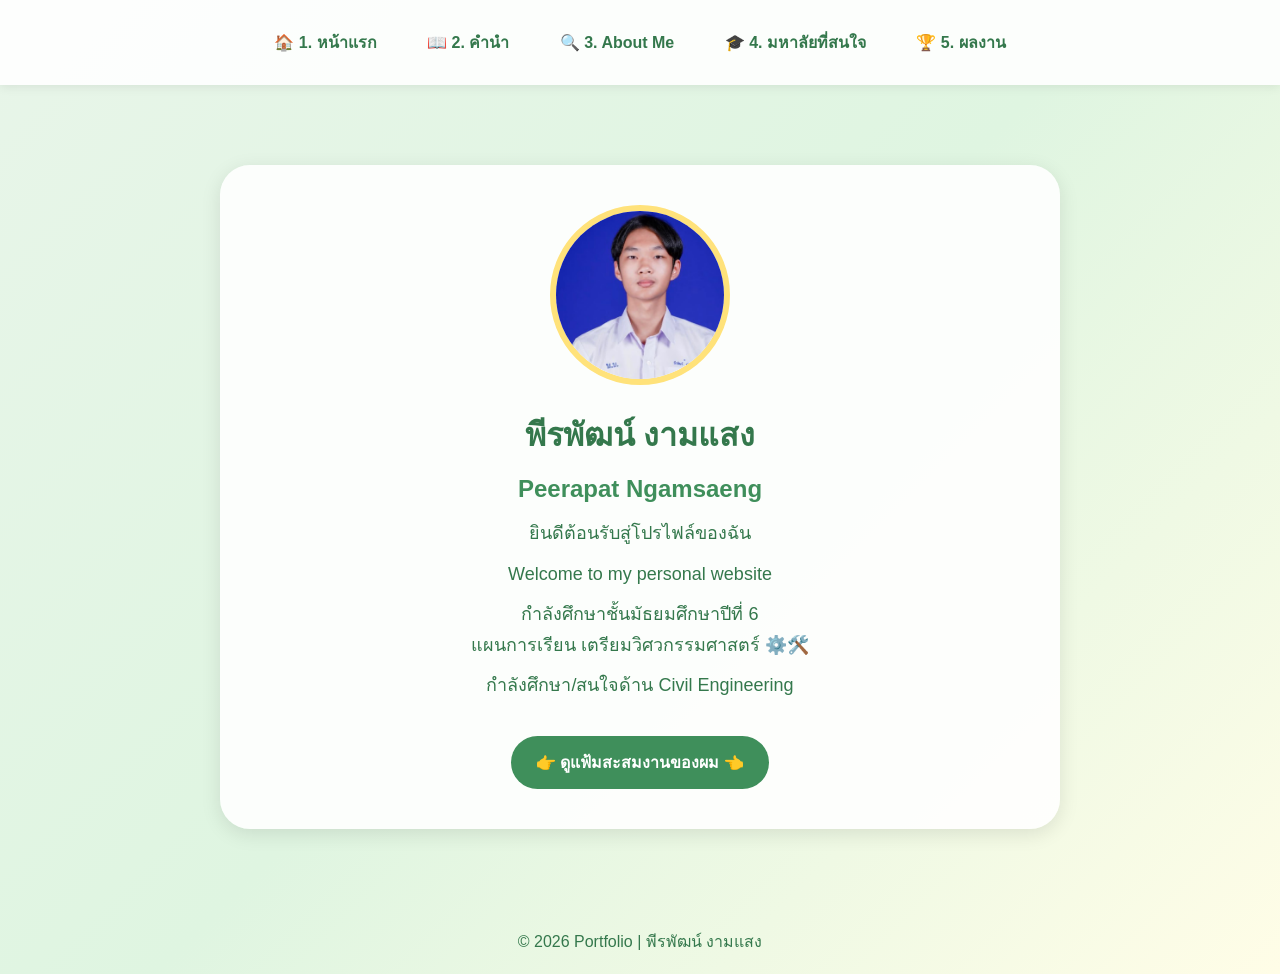
<file: index.html>
<!DOCTYPE html>
<html lang="th">

<head>
    <meta charset="UTF-8">
    <meta name="viewport" content="width=device-width, initial-scale=1.0">

    <title>หน้าแรก</title>

    <style>
        * {
            box-sizing: border-box;
            margin: 0;
            padding: 0;
        }

        body {
            font-family: Arial, sans-serif;
            background: linear-gradient(135deg, #e8f5e9, #dff5e1, #fffde7);
            color: #34784c;
            min-height: 100vh;
        }

        /* เมนู */
        nav {
            background: rgba(255, 255, 255, 0.9);
            padding: 15px;
            text-align: center;
            box-shadow: 0 2px 10px rgba(0, 0, 0, 0.08);
        }

        nav a {
            display: inline-block;
            margin: 5px 8px;
            padding: 10px 15px;
            text-decoration: none;
            color: #34784c;
            font-weight: bold;
            border-radius: 20px;
            transition: 0.3s;
        }

        nav a:hover {
            background: #63c7df;
            color: white;
        }

        /* กล่องหลัก */
        .container {
            max-width: 900px;
            margin: 50px auto;
            padding: 30px;
            text-align: center;
        }

        .card {
            background: rgba(255, 255, 255, 0.9);
            padding: 40px 25px;
            border-radius: 30px;
            box-shadow: 0 5px 20px rgba(0, 0, 0, 0.1);
        }

        /* รูปโปรไฟล์ */
        .profile-img {
            width: 180px;
            height: 180px;
            object-fit: cover;
            border-radius: 50%;
            border: 6px solid #ffe27a;
            margin-bottom: 20px;
        }

        h1 {
            font-size: 32px;
            margin-bottom: 15px;
        }

        h2 {
            margin-bottom: 15px;
            color: #3f8f5b;
        }

        p {
            font-size: 18px;
            margin: 10px 0;
            line-height: 1.7;
        }

        /* ปุ่ม */
        .portfolio-btn {
            display: inline-block;
            margin-top: 25px;
            padding: 14px 25px;
            background: #3f8f5b;
            color: white;
            text-decoration: none;
            border-radius: 30px;
            font-weight: bold;
            transition: 0.3s;
        }

        .portfolio-btn:hover {
            background: #63c7df;
            transform: scale(1.05);
        }

        /* Footer */
        footer {
            text-align: center;
            padding: 20px;
            margin-top: 30px;
            color: #34784c;
        }

        @media (max-width: 600px) {
            nav a {
                display: block;
                margin: 5px auto;
                max-width: 250px;
            }

            .container {
                margin: 25px auto;
                padding: 15px;
            }

            h1 {
                font-size: 26px;
            }
        }
    </style>
</head>

<body>

    <!-- เมนู -->
    <nav>
        <a href="index.html">🏠 1. หน้าแรก</a>
        <a href="introduction.html">📖 2. คำนำ</a>
        <a href="about.html">🔍 3. About Me</a>
        <a href="university.html">🎓 4. มหาลัยที่สนใจ</a>
        <a href="portfolio.html">🏆 5. ผลงาน</a>
    </nav>

    <!-- เนื้อหาหน้าแรก -->
    <div class="container">

        <div class="card">

            <img
                src="5A8A4474-1299-42CB-8CC7-217448973047.jpeg"
                alt="รูปโปรไฟล์"
                class="profile-img"
            >

            <h1>พีรพัฒน์ งามแสง</h1>

            <h2>Peerapat Ngamsaeng</h2>

            <p>
                ยินดีต้อนรับสู่โปรไฟล์ของฉัน
            </p>

            <p>
                Welcome to my personal website
            </p>

            <p>
                กำลังศึกษาชั้นมัธยมศึกษาปีที่ 6
                <br>
                แผนการเรียน เตรียมวิศวกรรมศาสตร์ ⚙️🛠️
            </p>

            <p>
                กำลังศึกษา/สนใจด้าน Civil Engineering
            </p>

            <!-- สำคัญ: ต้องไปคำนำก่อน -->
            <a
                href="introduction.html"
                class="portfolio-btn"
            >
                👉 ดูแฟ้มสะสมงานของผม 👈
            </a>

        </div>

    </div>

    <footer>
        © 2026 Portfolio | พีรพัฒน์ งามแสง
    </footer>

</body>

</html>
</file>
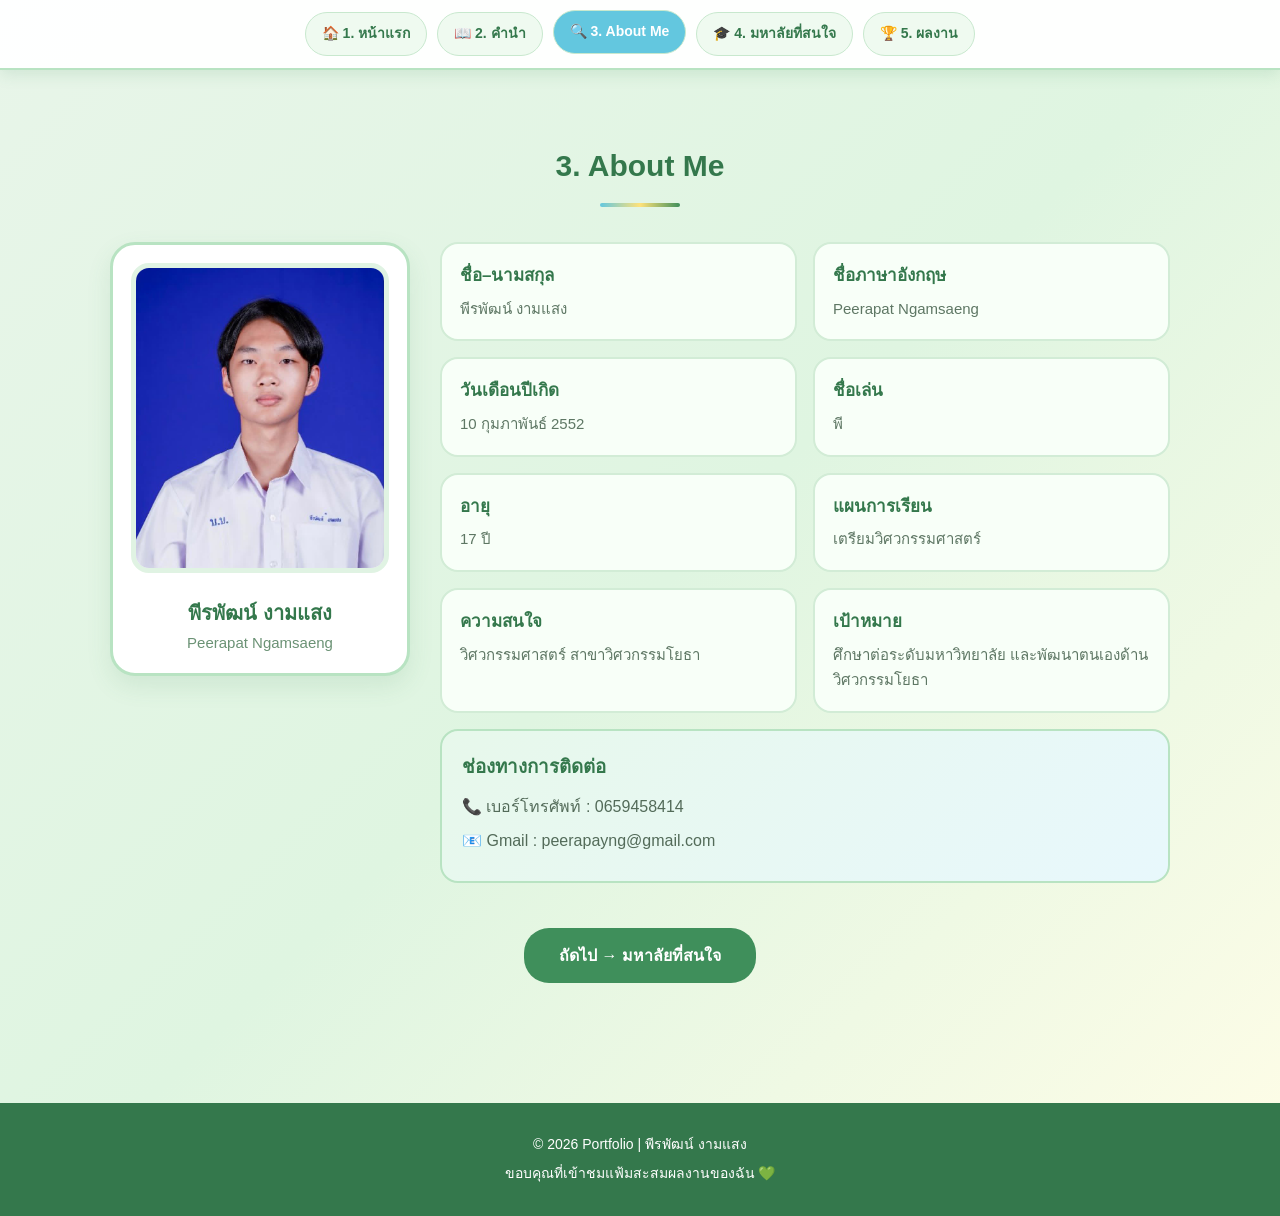
<file: about.html>
<!DOCTYPE html>
<html lang="th">

<head>

    <meta charset="UTF-8">

    <meta name="viewport"
          content="width=device-width, initial-scale=1.0">

    <title>About Me</title>

    <link rel="stylesheet" href="style.css">

</head>


<body>


<!-- =====================================================
     NAVBAR
===================================================== -->

<nav class="navbar">

    <div class="nav-container">

        <a href="index.html">
            🏠 1. หน้าแรก
        </a>

        <a href="introduction.html">
            📖 2. คำนำ
        </a>

        <a href="about.html" class="active">
            🔍 3. About Me
        </a>

        <a href="university.html">
            🎓 4. มหาลัยที่สนใจ
        </a>

        <a href="projects.html">
            🏆 5. ผลงาน
        </a>

    </div>

</nav>



<!-- =====================================================
     ABOUT ME
===================================================== -->

<section>


    <h2 class="section-title">

        3. About Me

        <span></span>

    </h2>


    <div class="about-layout">


        <!-- รูปโปรไฟล์ -->

        <div class="about-photo">


            <img
                src="5A8A4474-1299-42CB-8CC7-217448973047.jpeg"
                alt="รูปภาพ About Me"
            >


            <h3>

                พีรพัฒน์ งามแสง

            </h3>


            <p>

                Peerapat Ngamsaeng

            </p>


        </div>



        <!-- ข้อมูลส่วนตัว -->

        <div class="about-info">


            <div class="info-box">

                <h3>
                    ชื่อ–นามสกุล
                </h3>

                <p>
                    พีรพัฒน์ งามแสง
                </p>

            </div>



            <div class="info-box">

                <h3>
                    ชื่อภาษาอังกฤษ
                </h3>

                <p>
                    Peerapat Ngamsaeng
                </p>

            </div>



            <div class="info-box">

                <h3>
                    วันเดือนปีเกิด
                </h3>

                <p>
                    10 กุมภาพันธ์ 2552
                </p>

            </div>



            <div class="info-box">

                <h3>
                    ชื่อเล่น
                </h3>

                <p>
                    พี
                </p>

            </div>



            <div class="info-box">

                <h3>
                    อายุ
                </h3>

                <p>
                    17 ปี
                </p>

            </div>



            <div class="info-box">

                <h3>
                    แผนการเรียน
                </h3>

                <p>
                    เตรียมวิศวกรรมศาสตร์
                </p>

            </div>



            <div class="info-box">

                <h3>
                    ความสนใจ
                </h3>

                <p>
                    วิศวกรรมศาสตร์
                    สาขาวิศวกรรมโยธา
                </p>

            </div>



            <div class="info-box">

                <h3>
                    เป้าหมาย
                </h3>

                <p>
                    ศึกษาต่อระดับมหาวิทยาลัย
                    และพัฒนาตนเองด้านวิศวกรรมโยธา
                </p>

            </div>



            <!-- ช่องทางติดต่อ -->

            <div class="contact-box">

                <h3>
                    ช่องทางการติดต่อ
                </h3>


                <p>
                    📞 เบอร์โทรศัพท์ :
                    0659458414
                </p>


                <p>
                    📧 Gmail :
                    peerapayng@gmail.com
                </p>

            </div>


        </div>

    </div>



    <!-- ปุ่มถัดไป -->

    <div class="next-area">

        <a
            href="university.html"
            class="next-button"
        >

            ถัดไป → มหาลัยที่สนใจ

        </a>

    </div>


</section>



<!-- =====================================================
     FOOTER
===================================================== -->

<footer>

    <p>

        © 2026 Portfolio |
        พีรพัฒน์ งามแสง

    </p>


    <p>

        ขอบคุณที่เข้าชมแฟ้มสะสมผลงานของฉัน 💚

    </p>

</footer>


</body>

</html>
</file>
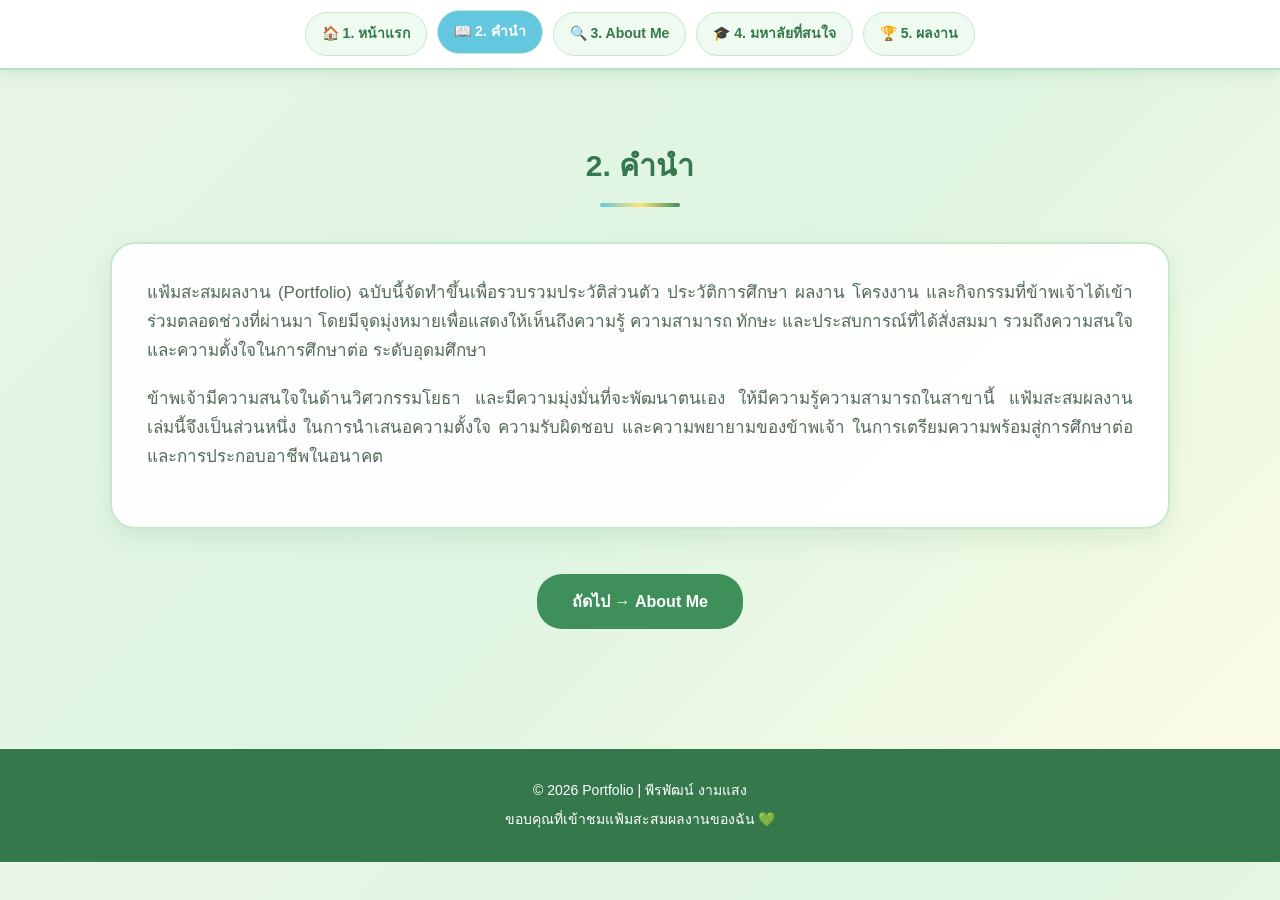
<file: introduction.html>
<!DOCTYPE html>
<html lang="th">

<head>

    <meta charset="UTF-8">

    <meta name="viewport"
          content="width=device-width, initial-scale=1.0">

    <title>คำนำ</title>

    <!-- เชื่อม CSS -->
    <link rel="stylesheet" href="style.css">

</head>


<body>


<!-- =====================================================
     NAVBAR
===================================================== -->

<nav class="navbar">

    <div class="nav-container">


        <a href="index.html">

            🏠 1. หน้าแรก

        </a>


        <a href="introduction.html"
           class="active">

            📖 2. คำนำ

        </a>


        <a href="about.html">

            🔍 3. About Me

        </a>


        <a href="university.html">

            🎓 4. มหาลัยที่สนใจ

        </a>


        <a href="projects.html">

            🏆 5. ผลงาน

        </a>


    </div>

</nav>



<!-- =====================================================
     PAGE : คำนำ
===================================================== -->

<section>


    <h2 class="section-title">

        2. คำนำ

        <span></span>

    </h2>



    <div class="content-card">


        <p>

            แฟ้มสะสมผลงาน (Portfolio)
            ฉบับนี้จัดทำขึ้นเพื่อรวบรวมประวัติส่วนตัว
            ประวัติการศึกษา ผลงาน โครงงาน
            และกิจกรรมที่ข้าพเจ้าได้เข้าร่วมตลอดช่วงที่ผ่านมา
            โดยมีจุดมุ่งหมายเพื่อแสดงให้เห็นถึงความรู้
            ความสามารถ ทักษะ และประสบการณ์ที่ได้สั่งสมมา
            รวมถึงความสนใจและความตั้งใจในการศึกษาต่อ
            ระดับอุดมศึกษา

        </p>


        <p>

            ข้าพเจ้ามีความสนใจในด้านวิศวกรรมโยธา
            และมีความมุ่งมั่นที่จะพัฒนาตนเอง
            ให้มีความรู้ความสามารถในสาขานี้
            แฟ้มสะสมผลงานเล่มนี้จึงเป็นส่วนหนึ่ง
            ในการนำเสนอความตั้งใจ ความรับผิดชอบ
            และความพยายามของข้าพเจ้า
            ในการเตรียมความพร้อมสู่การศึกษาต่อ
            และการประกอบอาชีพในอนาคต

        </p>


    </div>



<!-- =====================================================
     NEXT BUTTON
===================================================== -->

    <div class="next-area">


        <a
            href="about.html"
            class="next-button"
        >

            ถัดไป → About Me

        </a>


    </div>


</section>



<!-- =====================================================
     FOOTER
===================================================== -->

<footer>


    <p>

        © 2026 Portfolio |
        พีรพัฒน์ งามแสง

    </p>


    <p>

        ขอบคุณที่เข้าชมแฟ้มสะสมผลงานของฉัน 💚

    </p>


</footer>


</body>

</html>
</file>
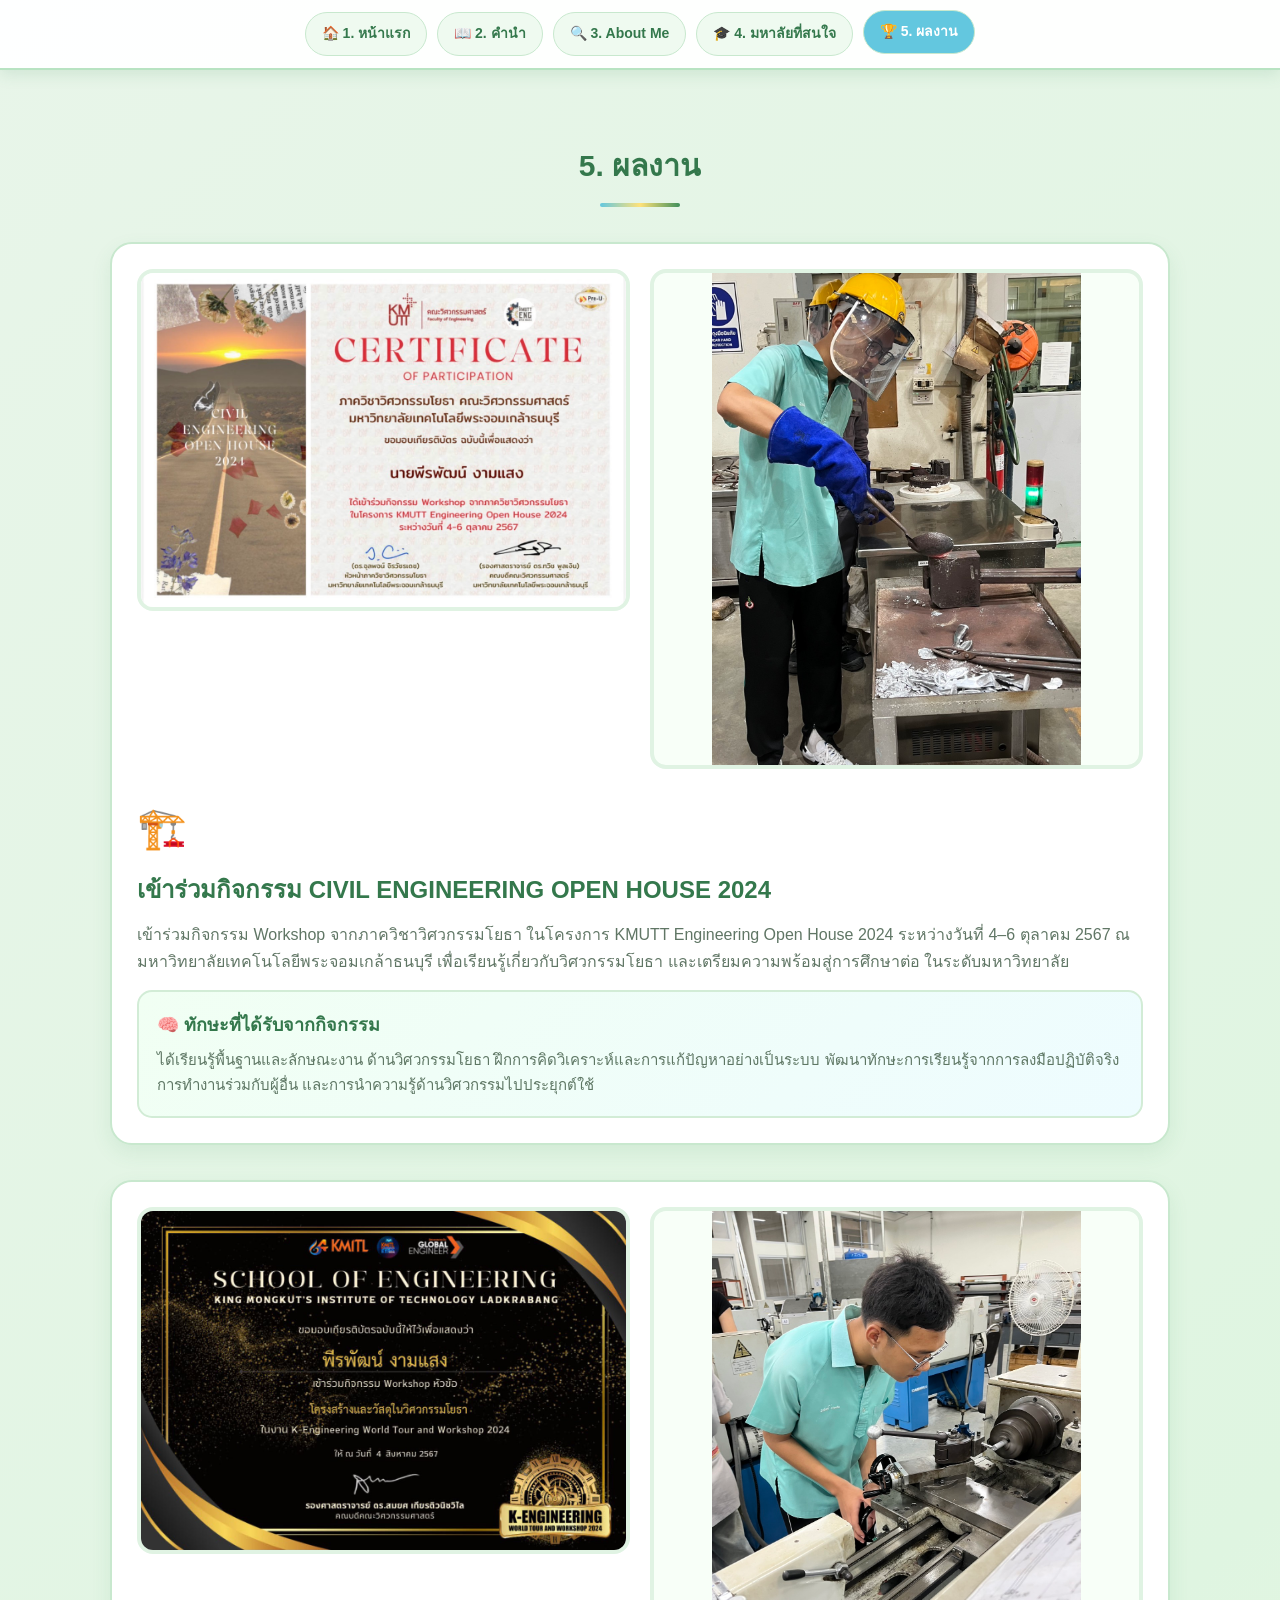
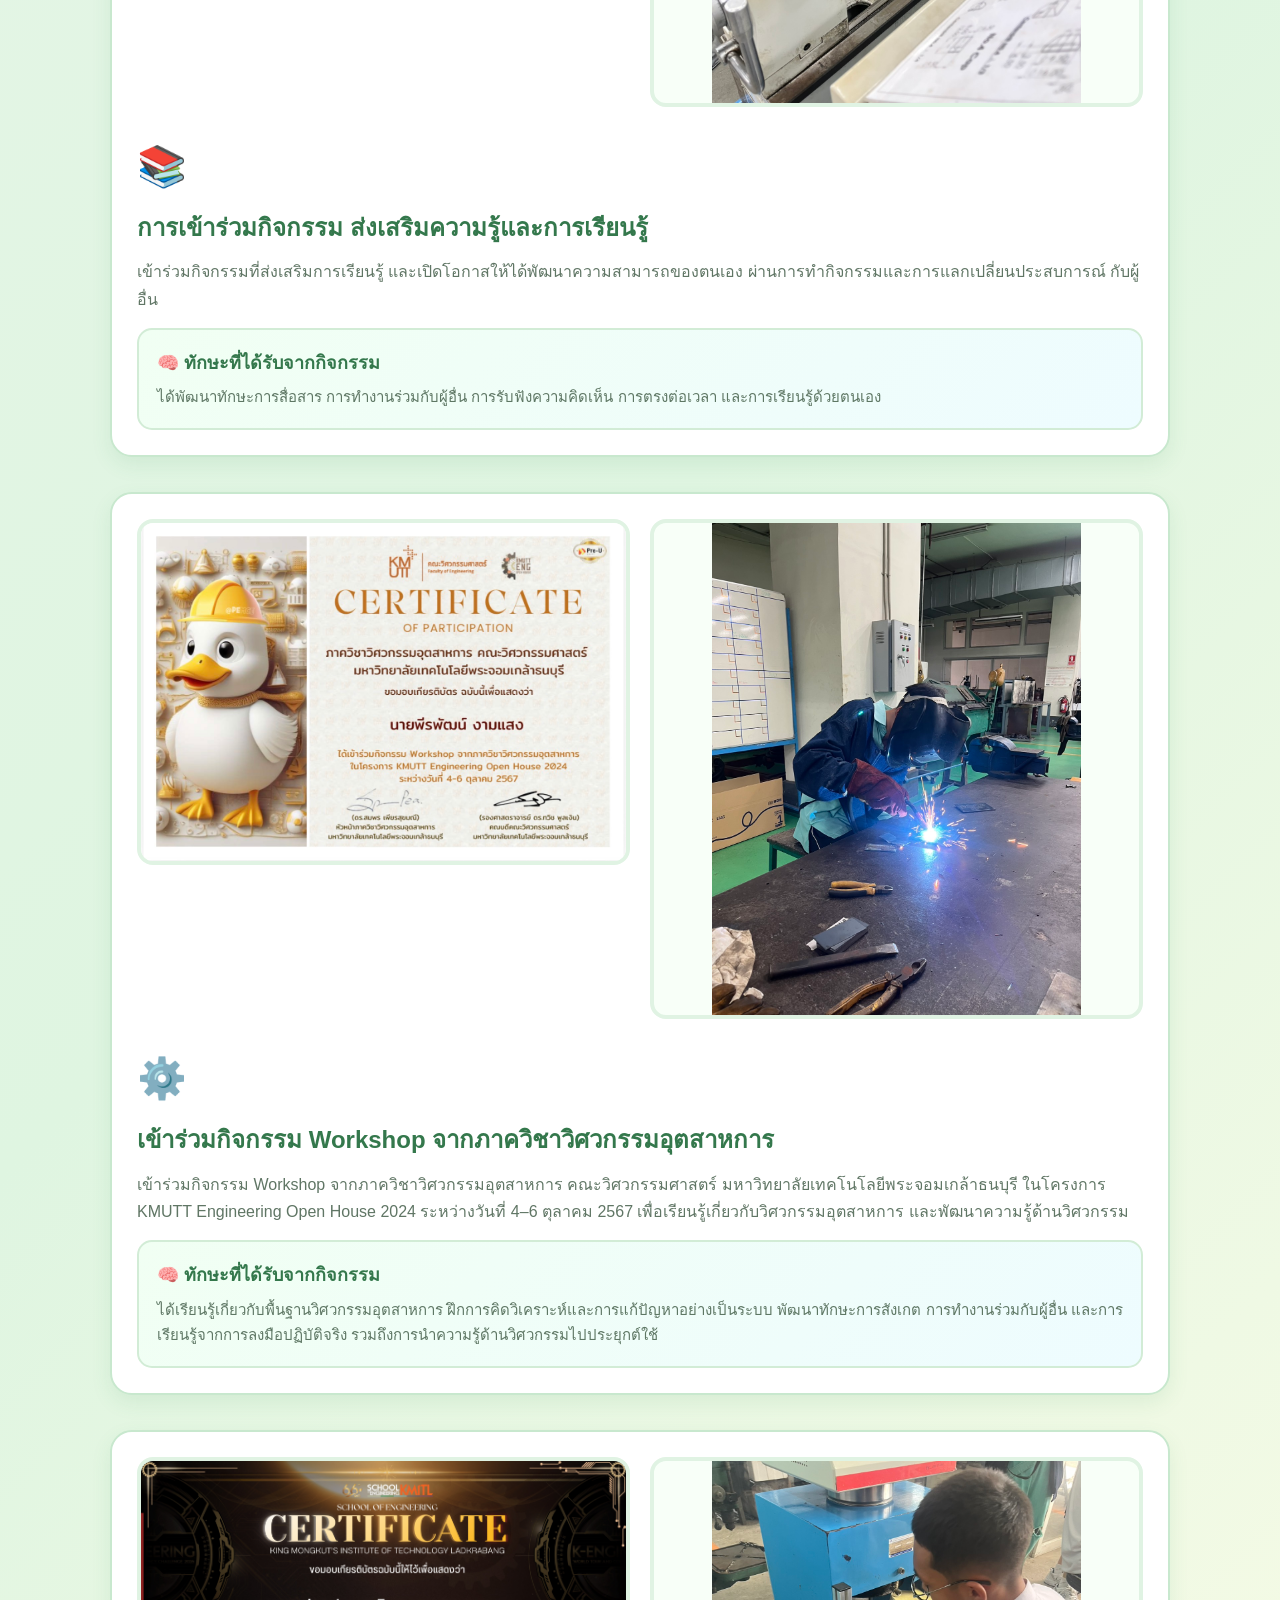
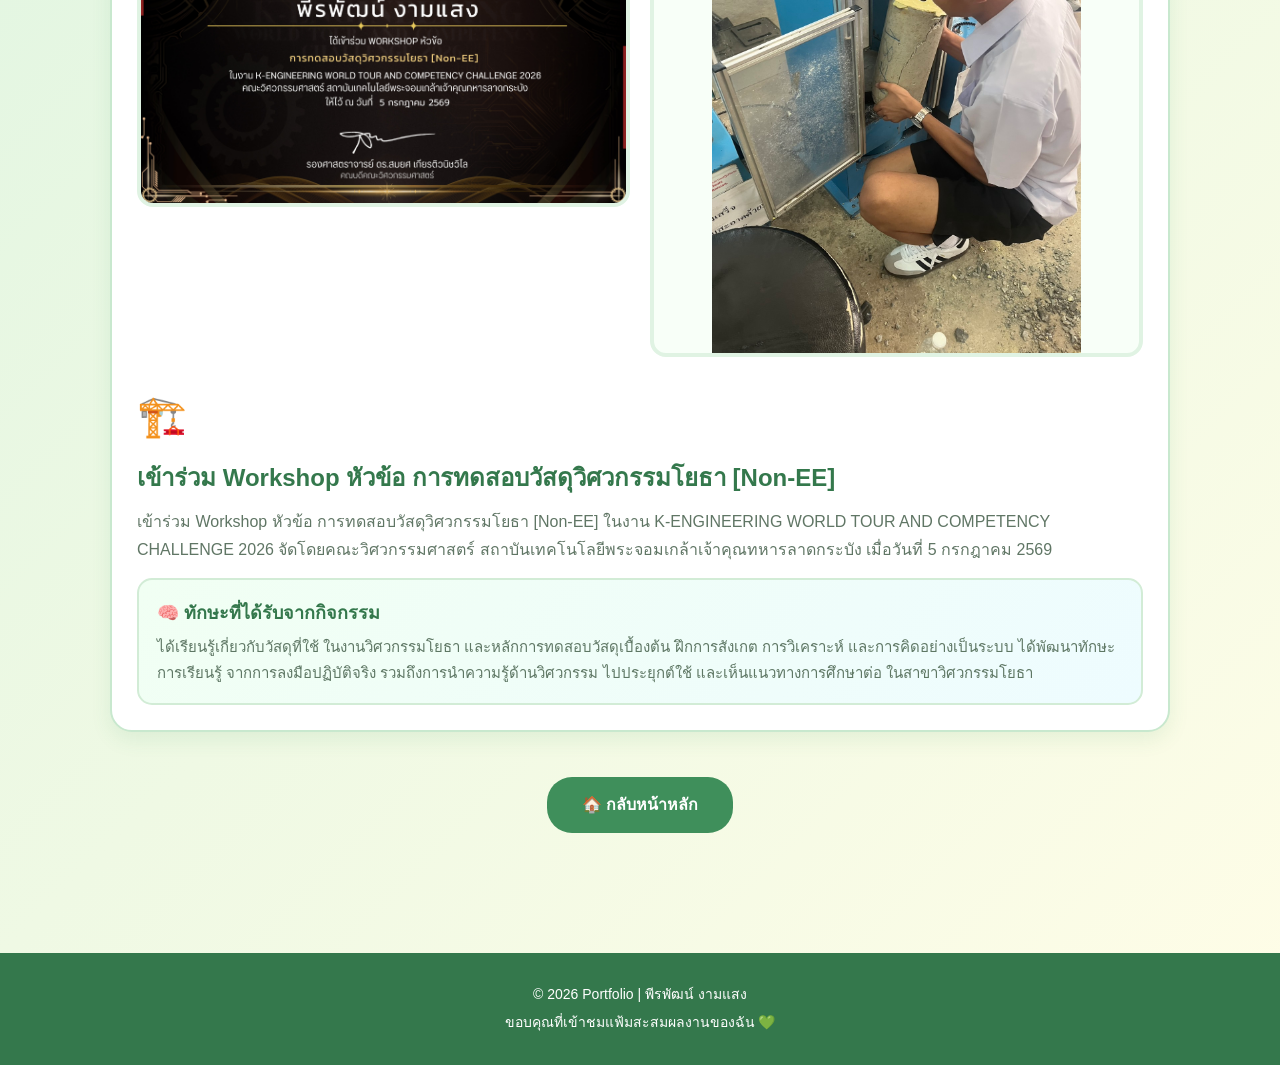
<file: portfolio.html>
<!DOCTYPE html>
<html lang="th">

<head>

<meta charset="UTF-8">

<meta name="viewport"
      content="width=device-width, initial-scale=1.0">

<title>ผลงาน</title>

<link rel="stylesheet" href="style.css">

</head>

<body>


<!-- ==============================
     NAVBAR
============================== -->

<nav class="navbar">

    <div class="nav-container">

        <a href="index.html">
            🏠 1. หน้าแรก
        </a>

        <a href="introduction.html">
            📖 2. คำนำ
        </a>

        <a href="about.html">
            🔍 3. About Me
        </a>

        <a href="university.html">
            🎓 4. มหาลัยที่สนใจ
        </a>

        <a href="portfolio.html" class="active">
            🏆 5. ผลงาน
        </a>

    </div>

</nav>


<!-- ==============================
     PORTFOLIO
============================== -->

<section>

    <h2 class="section-title">

        5. ผลงาน

        <span></span>

    </h2>


    <div class="project-grid">


        <!-- ==========================
             ผลงานที่ 1
        =========================== -->

        <div class="project-card">

            <div class="project-images">

                <img
                    src="IMG_6589.jpeg"
                    alt="เกียรติบัตร CIVIL ENGINEERING OPEN HOUSE 2024"
                >

                <img
                    src="IMG_6595.jpeg"
                    alt="รูปกิจกรรม CIVIL ENGINEERING OPEN HOUSE 2024"
                >

            </div>


            <div class="project-icon">
                🏗️
            </div>


            <h3>

                เข้าร่วมกิจกรรม
                CIVIL ENGINEERING OPEN HOUSE 2024

            </h3>


            <p>

                เข้าร่วมกิจกรรม Workshop
                จากภาควิชาวิศวกรรมโยธา
                ในโครงการ KMUTT Engineering Open House 2024
                ระหว่างวันที่ 4–6 ตุลาคม 2567
                ณ มหาวิทยาลัยเทคโนโลยีพระจอมเกล้าธนบุรี
                เพื่อเรียนรู้เกี่ยวกับวิศวกรรมโยธา
                และเตรียมความพร้อมสู่การศึกษาต่อ
                ในระดับมหาวิทยาลัย

            </p>


            <div class="skill-box">

                <h4>
                    🧠 ทักษะที่ได้รับจากกิจกรรม
                </h4>

                <p>

                    ได้เรียนรู้พื้นฐานและลักษณะงาน
                    ด้านวิศวกรรมโยธา
                    ฝึกการคิดวิเคราะห์และการแก้ปัญหาอย่างเป็นระบบ
                    พัฒนาทักษะการเรียนรู้จากการลงมือปฏิบัติจริง
                    การทำงานร่วมกับผู้อื่น
                    และการนำความรู้ด้านวิศวกรรมไปประยุกต์ใช้

                </p>

            </div>

        </div>


        <!-- ==========================
             ผลงานที่ 2
        =========================== -->

        <div class="project-card">

            <div class="project-images">

                <img
                    src="0A05BD70-2F44-458F-B931-57DEA740F482.jpeg"
                    alt="เกียรติบัตรกิจกรรมที่ 2"
                >

                <img
                    src="IMG_6596.jpeg"
                    alt="รูปกิจกรรมที่ 2"
                >

            </div>


            <div class="project-icon">
                📚
            </div>


            <h3>

                การเข้าร่วมกิจกรรม
                ส่งเสริมความรู้และการเรียนรู้

            </h3>


            <p>

                เข้าร่วมกิจกรรมที่ส่งเสริมการเรียนรู้
                และเปิดโอกาสให้ได้พัฒนาความสามารถของตนเอง
                ผ่านการทำกิจกรรมและการแลกเปลี่ยนประสบการณ์
                กับผู้อื่น

            </p>


            <div class="skill-box">

                <h4>
                    🧠 ทักษะที่ได้รับจากกิจกรรม
                </h4>

                <p>

                    ได้พัฒนาทักษะการสื่อสาร
                    การทำงานร่วมกับผู้อื่น
                    การรับฟังความคิดเห็น
                    การตรงต่อเวลา
                    และการเรียนรู้ด้วยตนเอง

                </p>

            </div>

        </div>


        <!-- ==========================
             ผลงานที่ 3
        =========================== -->

        <div class="project-card">

            <div class="project-images">

                <img
                    src="IMG_6593.jpeg"
                    alt="เกียรติบัตร Workshop วิศวกรรมอุตสาหการ"
                >

                <img
                    src="IMG_6594.jpeg"
                    alt="รูปกิจกรรม Workshop วิศวกรรมอุตสาหการ"
                >

            </div>


            <div class="project-icon">
                ⚙️
            </div>


            <h3>

                เข้าร่วมกิจกรรม Workshop
                จากภาควิชาวิศวกรรมอุตสาหการ

            </h3>


            <p>

                เข้าร่วมกิจกรรม Workshop
                จากภาควิชาวิศวกรรมอุตสาหการ
                คณะวิศวกรรมศาสตร์
                มหาวิทยาลัยเทคโนโลยีพระจอมเกล้าธนบุรี
                ในโครงการ KMUTT Engineering Open House 2024
                ระหว่างวันที่ 4–6 ตุลาคม 2567
                เพื่อเรียนรู้เกี่ยวกับวิศวกรรมอุตสาหการ
                และพัฒนาความรู้ด้านวิศวกรรม

            </p>


            <div class="skill-box">

                <h4>
                    🧠 ทักษะที่ได้รับจากกิจกรรม
                </h4>

                <p>

                    ได้เรียนรู้เกี่ยวกับพื้นฐานวิศวกรรมอุตสาหการ
                    ฝึกการคิดวิเคราะห์และการแก้ปัญหาอย่างเป็นระบบ
                    พัฒนาทักษะการสังเกต
                    การทำงานร่วมกับผู้อื่น
                    และการเรียนรู้จากการลงมือปฏิบัติจริง
                    รวมถึงการนำความรู้ด้านวิศวกรรมไปประยุกต์ใช้

                </p>

            </div>

        </div>


        <!-- ==========================
             ผลงานที่ 4
        =========================== -->

        <div class="project-card">

            <div class="project-images">

                <img
                    src="ECFFA138-13B8-4294-B1A9-BDB9384BB3D1.jpeg"
                    alt="เกียรติบัตร Workshop การทดสอบวัสดุวิศวกรรมโยธา"
                >

                <img
                    src="IMG_6597.jpeg"
                    alt="รูปกิจกรรม Workshop การทดสอบวัสดุวิศวกรรมโยธา"
                >

            </div>


            <div class="project-icon">
                🏗️
            </div>


            <h3>

                เข้าร่วม Workshop
                หัวข้อ การทดสอบวัสดุวิศวกรรมโยธา [Non-EE]

            </h3>


            <p>

                เข้าร่วม Workshop หัวข้อ
                การทดสอบวัสดุวิศวกรรมโยธา [Non-EE]
                ในงาน K-ENGINEERING WORLD TOUR AND
                COMPETENCY CHALLENGE 2026
                จัดโดยคณะวิศวกรรมศาสตร์
                สถาบันเทคโนโลยีพระจอมเกล้าเจ้าคุณทหารลาดกระบัง
                เมื่อวันที่ 5 กรกฎาคม 2569

            </p>


            <div class="skill-box">

                <h4>
                    🧠 ทักษะที่ได้รับจากกิจกรรม
                </h4>

                <p>

                    ได้เรียนรู้เกี่ยวกับวัสดุที่ใช้
                    ในงานวิศวกรรมโยธา
                    และหลักการทดสอบวัสดุเบื้องต้น
                    ฝึกการสังเกต การวิเคราะห์
                    และการคิดอย่างเป็นระบบ
                    ได้พัฒนาทักษะการเรียนรู้
                    จากการลงมือปฏิบัติจริง
                    รวมถึงการนำความรู้ด้านวิศวกรรม
                    ไปประยุกต์ใช้
                    และเห็นแนวทางการศึกษาต่อ
                    ในสาขาวิศวกรรมโยธา

                </p>

            </div>

        </div>

    </div>


    <!-- ==============================
         กลับหน้าหลัก
    =============================== -->

    <div class="next-area">

        <a
            class="next-button"
            href="index.html"
        >

            🏠 กลับหน้าหลัก

        </a>

    </div>

</section>


<!-- ==============================
     FOOTER
============================== -->

<footer>

    <p>

        © 2026 Portfolio |
        พีรพัฒน์ งามแสง

    </p>


    <p>

        ขอบคุณที่เข้าชมแฟ้มสะสมผลงานของฉัน 💚

    </p>

</footer>


</body>

</html>
</file>
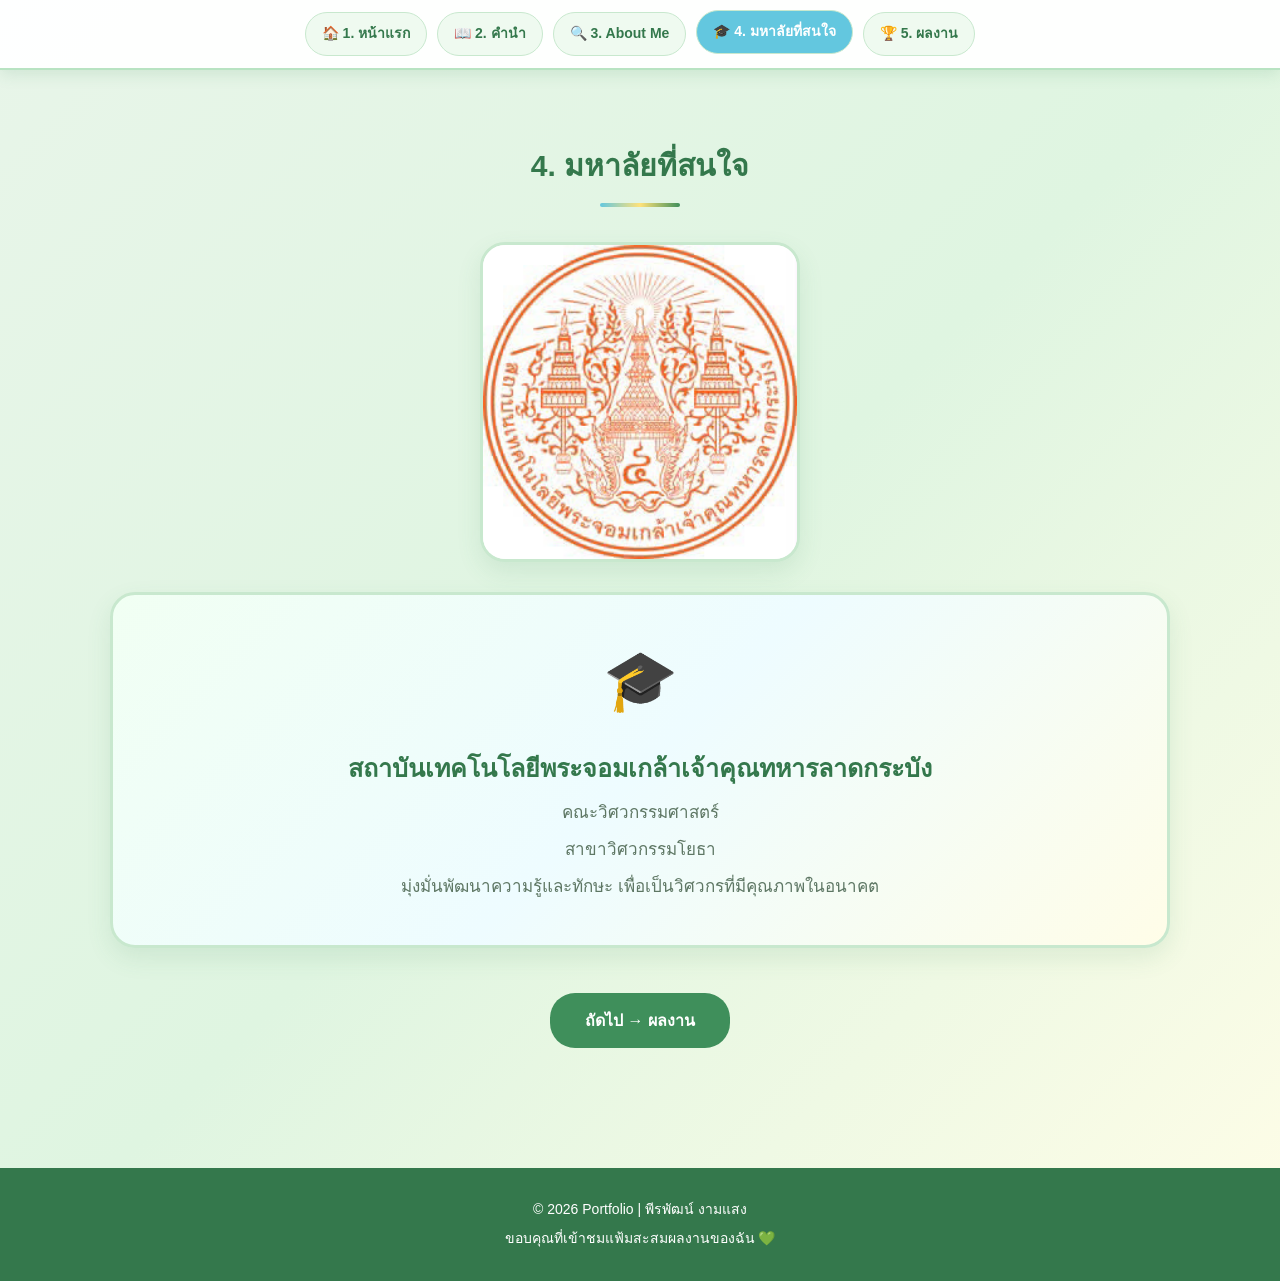
<file: university.html>
<!DOCTYPE html>
<html lang="th">

<head>

<meta charset="UTF-8">

<meta name="viewport"
      content="width=device-width, initial-scale=1.0">

<title>มหาลัยที่สนใจ</title>

<link rel="stylesheet" href="style.css">

</head>

<body>

<!-- ==============================
     NAVBAR
============================== -->

<nav class="navbar">

    <div class="nav-container">

        <a href="index.html">
            🏠 1. หน้าแรก
        </a>

        <a href="introduction.html">
            📖 2. คำนำ
        </a>

        <a href="about.html">
            🔍 3. About Me
        </a>

        <a href="university.html" class="active">
            🎓 4. มหาลัยที่สนใจ
        </a>

        <a href="portfolio.html">
            🏆 5. ผลงาน
        </a>

    </div>

</nav>


<!-- ==============================
     UNIVERSITY
============================== -->

<section>

    <h2 class="section-title">

        4. มหาลัยที่สนใจ

        <span></span>

    </h2>


    <div class="university-photo">

        <img
            src="B688BF5E-C38B-4031-B968-6978433438A3.jpeg"
            alt="มหาวิทยาลัยที่สนใจ"
        >

    </div>


    <div class="dream-card">

        <div class="icon">
            🎓
        </div>


        <h3>

            สถาบันเทคโนโลยีพระจอมเกล้าเจ้าคุณทหารลาดกระบัง

        </h3>


        <p>

            คณะวิศวกรรมศาสตร์

        </p>


        <p>

            สาขาวิศวกรรมโยธา

        </p>


        <p>

            มุ่งมั่นพัฒนาความรู้และทักษะ
            เพื่อเป็นวิศวกรที่มีคุณภาพในอนาคต

        </p>

    </div>


    <div class="next-area">

        <a
            class="next-button"
            href="portfolio.html"
        >

            ถัดไป → ผลงาน

        </a>

    </div>

</section>


<!-- ==============================
     FOOTER
============================== -->

<footer>

    <p>

        © 2026 Portfolio |
        พีรพัฒน์ งามแสง

    </p>


    <p>

        ขอบคุณที่เข้าชมแฟ้มสะสมผลงานของฉัน 💚

    </p>

</footer>

</body>

</html>
</file>
<file: style.css>
/* =====================================================
   RESET
===================================================== */

* {
    box-sizing: border-box;
    margin: 0;
    padding: 0;
    scroll-behavior: smooth;
}


/* =====================================================
   BODY
===================================================== */

body {
    font-family: Arial, Tahoma, sans-serif;

    background: linear-gradient(
        135deg,
        #e8f5e9,
        #dff5e1,
        #fffde7
    );

    color: #31543c;
    line-height: 1.7;
}


/* =====================================================
   NAVBAR
===================================================== */

.navbar {
    position: sticky;
    top: 0;
    z-index: 1000;

    background: rgba(255, 255, 255, 0.96);

    box-shadow:
        0 4px 15px rgba(63, 143, 91, 0.15);

    border-bottom: 2px solid #b8e3c2;
}


.nav-container {
    max-width: 1200px;
    margin: auto;

    padding: 12px 20px;

    display: flex;
    justify-content: center;
    align-items: center;

    flex-wrap: wrap;
    gap: 10px;
}


/* ปุ่มเมนู */

.nav-container a {
    border: 1px solid #c8e8ce;

    cursor: pointer;

    color: #34784c;

    background: #effaf0;

    padding: 9px 16px;

    border-radius: 25px;

    font-size: 14px;
    font-weight: bold;

    text-decoration: none;

    transition: 0.3s;
}


.nav-container a:hover,
.nav-container a.active {
    background: #63c7df;
    color: white;

    transform: translateY(-2px);
}


/* =====================================================
   WELCOME PAGE
===================================================== */

.welcome-page {
    min-height: calc(100vh - 70px);

    display: flex;
    justify-content: center;
    align-items: center;

    text-align: center;

    padding: 50px 20px;
}


.welcome-card {
    width: 100%;
    max-width: 1100px;

    background: rgba(255, 255, 255, 0.96);

    padding: 45px 25px;

    border-radius: 30px;

    border: 4px solid transparent;

    background-image:
        linear-gradient(#fff, #fff),
        linear-gradient(
            135deg,
            #63c7df,
            #3f8f5b,
            #ffe27a
        );

    background-origin: border-box;

    background-clip:
        padding-box,
        border-box;

    box-shadow:
        0 15px 35px rgba(63, 143, 91, 0.18);
}


.welcome-card h1 {
    color: #34784c;

    font-size: 42px;

    margin-bottom: 8px;
}


.welcome-card .english {
    color: #6ba46f;

    font-size: 23px;

    margin-bottom: 30px;
}


.welcome-photo {
    width: 280px;
    height: 280px;

    object-fit: cover;

    border-radius: 50%;

    border: 8px solid #d8f1dc;

    box-shadow:
        0 8px 25px rgba(63, 143, 91, 0.25);

    margin-bottom: 30px;
}


.welcome-text {
    max-width: 850px;

    margin: 0 auto;

    background:
        linear-gradient(
            135deg,
            #f1fff3,
            #eefcff
        );

    border: 2px solid #d2ecd6;

    border-radius: 25px;

    padding: 30px 25px;
}


.welcome-text p {
    color: #536b59;

    font-size: 20px;

    margin-bottom: 12px;
}


.welcome-text p:last-child {
    margin-bottom: 0;
}


.welcome-text strong {
    color: #34784c;
}


/* =====================================================
   WELCOME BUTTON
===================================================== */

.welcome-button {
    display: inline-block;

    margin-top: 35px;

    padding: 16px 45px;

    background: #3f8f5b;

    color: white;

    border: none;

    border-radius: 30px;

    font-weight: bold;

    font-size: 19px;

    cursor: pointer;

    text-decoration: none;

    transition: 0.3s;

    box-shadow:
        0 7px 18px rgba(63, 143, 91, 0.25);
}


.welcome-button:hover {
    background: #63c7df;

    transform: translateY(-3px);
}


/* =====================================================
   SECTION
===================================================== */

section {
    max-width: 1100px;

    margin: auto;

    padding: 70px 20px;
}


.section-title {
    text-align: center;

    color: #34784c;

    font-size: 30px;

    margin-bottom: 35px;
}


.section-title span {
    display: block;

    width: 80px;

    height: 4px;

    background:
        linear-gradient(
            90deg,
            #63c7df,
            #ffe27a,
            #3f8f5b
        );

    margin: 12px auto 0;

    border-radius: 10px;
}


/* =====================================================
   CONTENT CARD
===================================================== */

.content-card {
    background: rgba(255, 255, 255, 0.95);

    padding: 35px;

    border-radius: 25px;

    border: 2px solid #c8e8ce;

    box-shadow:
        0 10px 25px rgba(63, 143, 91, 0.12);
}


.content-card p {
    font-size: 17px;

    color: #536b59;

    margin-bottom: 20px;

    text-align: justify;
}


/* =====================================================
   ABOUT ME
===================================================== */

.about-layout {
    display: grid;

    grid-template-columns: 300px 1fr;

    gap: 30px;

    align-items: start;
}


.about-photo {
    background: #fff;

    padding: 18px;

    border-radius: 25px;

    border: 3px solid #b8e3c2;

    box-shadow:
        0 10px 25px rgba(63, 143, 91, 0.12);

    text-align: center;
}


.about-photo img {
    width: 100%;

    max-width: 260px;

    height: 310px;

    object-fit: cover;

    border-radius: 18px;

    border: 5px solid #e0f3e3;
}


.about-photo h3 {
    margin-top: 15px;

    color: #34784c;

    font-size: 20px;
}


.about-photo p {
    color: #6b9275;

    font-size: 15px;
}


.about-info {
    display: grid;

    grid-template-columns:
        repeat(2, 1fr);

    gap: 16px;
}


.info-box {
    background: #f8fff8;

    border: 2px solid #d2ecd6;

    border-radius: 18px;

    padding: 18px;

    min-height: 90px;
}


.info-box h3 {
    color: #34784c;

    font-size: 17px;

    margin-bottom: 5px;
}


.info-box p {
    color: #5e7764;

    font-size: 15px;
}


.contact-box {
    grid-column: 1 / -1;

    background:
        linear-gradient(
            135deg,
            #e7f8eb,
            #e8f8fc
        );

    border: 2px solid #b8e3c2;

    border-radius: 18px;

    padding: 20px;
}


.contact-box h3 {
    color: #34784c;

    margin-bottom: 10px;
}


.contact-box p {
    margin: 7px 0;

    color: #536b59;
}


/* =====================================================
   UNIVERSITY
===================================================== */

.university-photo {
    width: 320px;
    height: 320px;

    margin: 0 auto 30px;

    border-radius: 25px;

    overflow: hidden;

    border: 3px solid #c8e8ce;

    box-shadow:
        0 10px 25px rgba(63, 143, 91, 0.12);

    background: #fff;

    display: flex;

    justify-content: center;

    align-items: center;
}


.university-photo img {
    width: 100%;
    height: 100%;

    object-fit: contain;

    object-position: center;
}


.dream-card {
    text-align: center;

    background:
        linear-gradient(
            135deg,
            #f1fff3,
            #eefcff,
            #fffde8
        );

    padding: 35px 25px;

    border-radius: 25px;

    border: 3px solid #c8e8ce;

    box-shadow:
        0 10px 25px rgba(63, 143, 91, 0.12);
}


.dream-card .icon {
    font-size: 60px;

    margin-bottom: 15px;
}


.dream-card h3 {
    color: #34784c;

    font-size: 25px;

    margin-bottom: 10px;
}


.dream-card p {
    color: #5e7764;

    font-size: 17px;

    margin-bottom: 8px;
}


/* =====================================================
   PROJECT
===================================================== */

.project-grid {
    display: flex;

    flex-direction: column;

    gap: 35px;
}


.project-card {
    width: 100%;

    background: #fff;

    border-radius: 22px;

    padding: 25px;

    border: 2px solid #c8e8ce;

    box-shadow:
        0 8px 20px rgba(63, 143, 91, 0.1);

    transition: 0.3s;
}


.project-card:hover {
    transform: translateY(-6px);

    box-shadow:
        0 15px 28px rgba(63, 143, 91, 0.18);
}


.project-images {
    display: grid;

    grid-template-columns:
        repeat(2, minmax(0, 1fr));

    gap: 20px;

    align-items: start;

    margin-bottom: 25px;
}


.project-images img {
    display: block;

    width: 100%;

    height: auto;

    max-height: 500px;

    object-fit: contain;

    border-radius: 16px;

    border: 4px solid #e0f3e3;

    background: #f8fff8;
}


.project-icon {
    font-size: 40px;

    margin-bottom: 8px;
}


.project-card h3 {
    color: #34784c;

    font-size: 24px;

    margin-bottom: 10px;
}


.project-card p {
    color: #607665;

    font-size: 16px;

    margin-bottom: 12px;
}


.skill-box {
    margin-top: 15px;

    padding: 18px;

    background:
        linear-gradient(
            135deg,
            #f1fff3,
            #eefcff
        );

    border: 2px solid #d2ecd6;

    border-radius: 15px;
}


.skill-box h4 {
    color: #34784c;

    font-size: 18px;

    margin-bottom: 6px;
}


.skill-box p {
    color: #5e7764;

    font-size: 15px;

    margin: 0;
}


/* =====================================================
   NEXT BUTTON
===================================================== */

.next-area {
    text-align: center;

    margin-top: 45px;

    padding-bottom: 20px;
}


.next-button {
    display: inline-block;

    padding: 14px 35px;

    background: #3f8f5b;

    color: white;

    border: none;

    text-decoration: none;

    border-radius: 25px;

    font-weight: bold;

    font-size: 16px;

    cursor: pointer;

    transition: 0.3s;
}


.next-button:hover {
    background: #63c7df;

    transform: translateY(-3px);
}


/* =====================================================
   FOOTER
===================================================== */

footer {
    text-align: center;

    background: #34784c;

    color: white;

    padding: 25px 15px;

    margin-top: 30px;
}


footer p {
    margin: 5px 0;

    font-size: 14px;
}


/* =====================================================
   MOBILE
===================================================== */

@media (max-width: 850px) {

    .about-layout {
        grid-template-columns: 1fr;
    }


    .about-photo {
        max-width: 350px;

        margin: auto;
    }

}


@media (max-width: 600px) {

    .welcome-card {
        padding: 30px 15px;
    }


    .welcome-card h1 {
        font-size: 29px;
    }


    .welcome-card .english {
        font-size: 18px;
    }


    .welcome-photo {
        width: 200px;
        height: 200px;
    }


    .welcome-text {
        padding: 20px 15px;
    }


    .welcome-text p {
        font-size: 16px;
    }


    .welcome-button {
        font-size: 16px;

        padding: 13px 28px;
    }


    .section-title {
        font-size: 25px;
    }


    .about-info {
        grid-template-columns: 1fr;
    }


    .contact-box {
        grid-column: auto;
    }


    .nav-container {
        padding: 10px;

        gap: 7px;
    }


    .nav-container a {
        font-size: 12px;

        padding: 8px 10px;
    }


    .content-card {
        padding: 20px;
    }


    .project-card {
        padding: 15px;
    }


    .project-card h3 {
        font-size: 21px;
    }


    .project-images {
        grid-template-columns: 1fr 1fr;

        gap: 10px;
    }


    .project-images img {
        border-width: 3px;

        border-radius: 12px;
    }


    .university-photo {
        width: 280px;
        height: 280px;
    }

}
</file>
